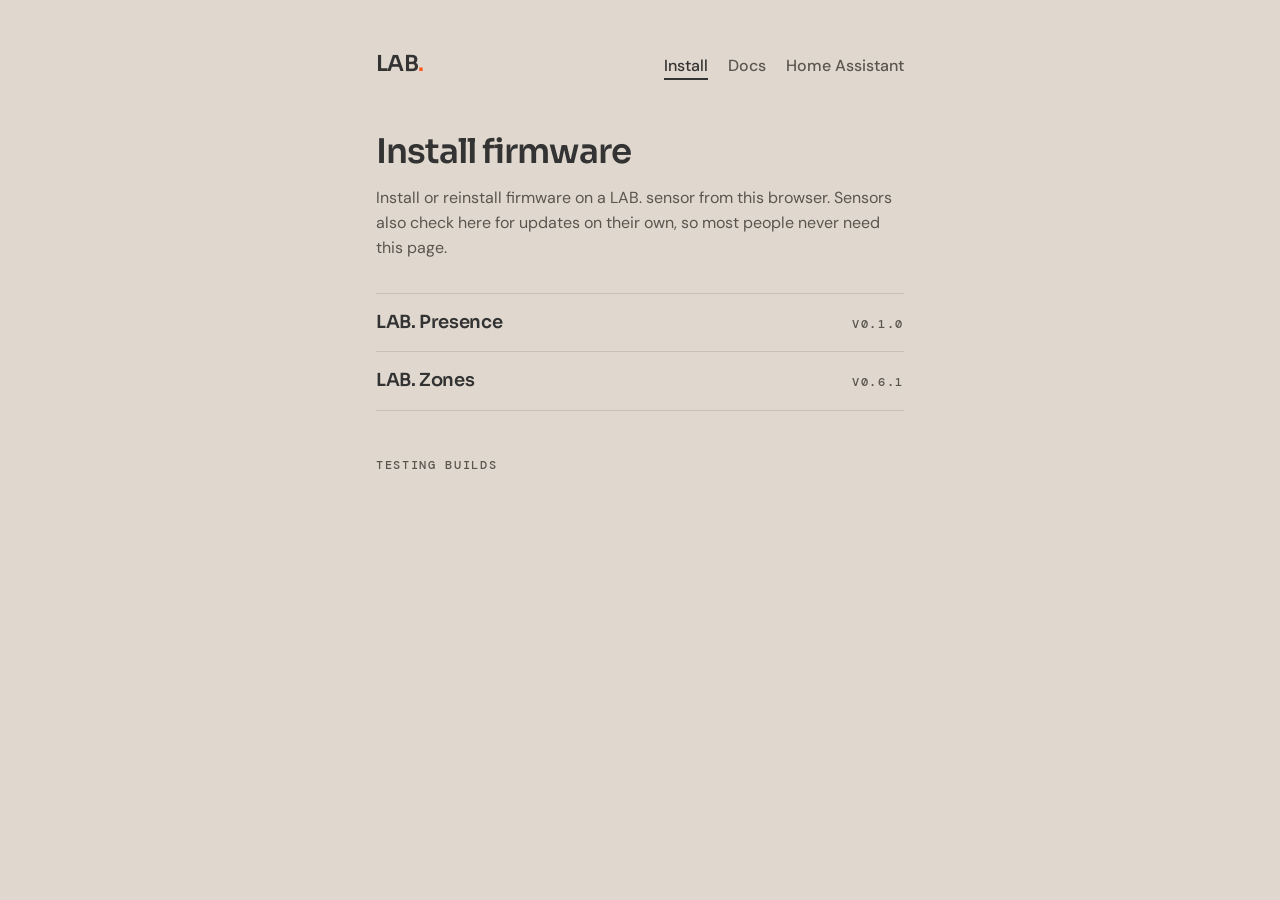
<file: index.html>
<!doctype html>
<html lang="en">
<head>
<meta charset="utf-8">
<meta name="viewport" content="width=device-width, initial-scale=1">
<title>LAB. Firmware</title>
<meta name="description" content="Install, set up and update LAB. sensors.">
<meta name="robots" content="noindex">
<link rel="preconnect" href="https://fonts.googleapis.com">
<link rel="preconnect" href="https://fonts.gstatic.com" crossorigin>
<link href="https://fonts.googleapis.com/css2?family=DM+Mono:wght@500&family=DM+Sans:wght@400;500&family=Sora:wght@600&display=swap" rel="stylesheet">
<link rel="stylesheet" href="style.css">
</head>
<body>
<main>
  <nav class="site-nav" aria-label="Site">
    <a class="wordmark" href="./">LAB<span>.</span></a>
    <ul><li><a href="./" aria-current="page">Install</a></li><li><a href="docs/">Docs</a></li><li><a href="home-assistant/">Home Assistant</a></li></ul>
  </nav>
  <h1>Install firmware</h1>
  <p>Install or reinstall firmware on a LAB. sensor from this browser. Sensors also check here for updates on their own, so most people never need this page.</p>
  <ul class="products">
    <li><a href="presence/"><strong>LAB. Presence</strong><span class="tag" data-manifest="presence/manifest.json"></span></a></li>
    <li><a href="zones/"><strong>LAB. Zones</strong><span class="tag" data-manifest="zones/manifest.json"></span></a></li>
  </ul>
  <footer><p class="tag">Testing builds</p></footer>
</main>
<script>
  for (const el of document.querySelectorAll("[data-manifest]")) {
    fetch(el.dataset.manifest, { cache: "no-store" })
      .then((r) => r.json())
      .then((m) => { el.textContent = "v" + m.version; })
      .catch(() => {});
  }
</script>
</body>
</html>
</file>
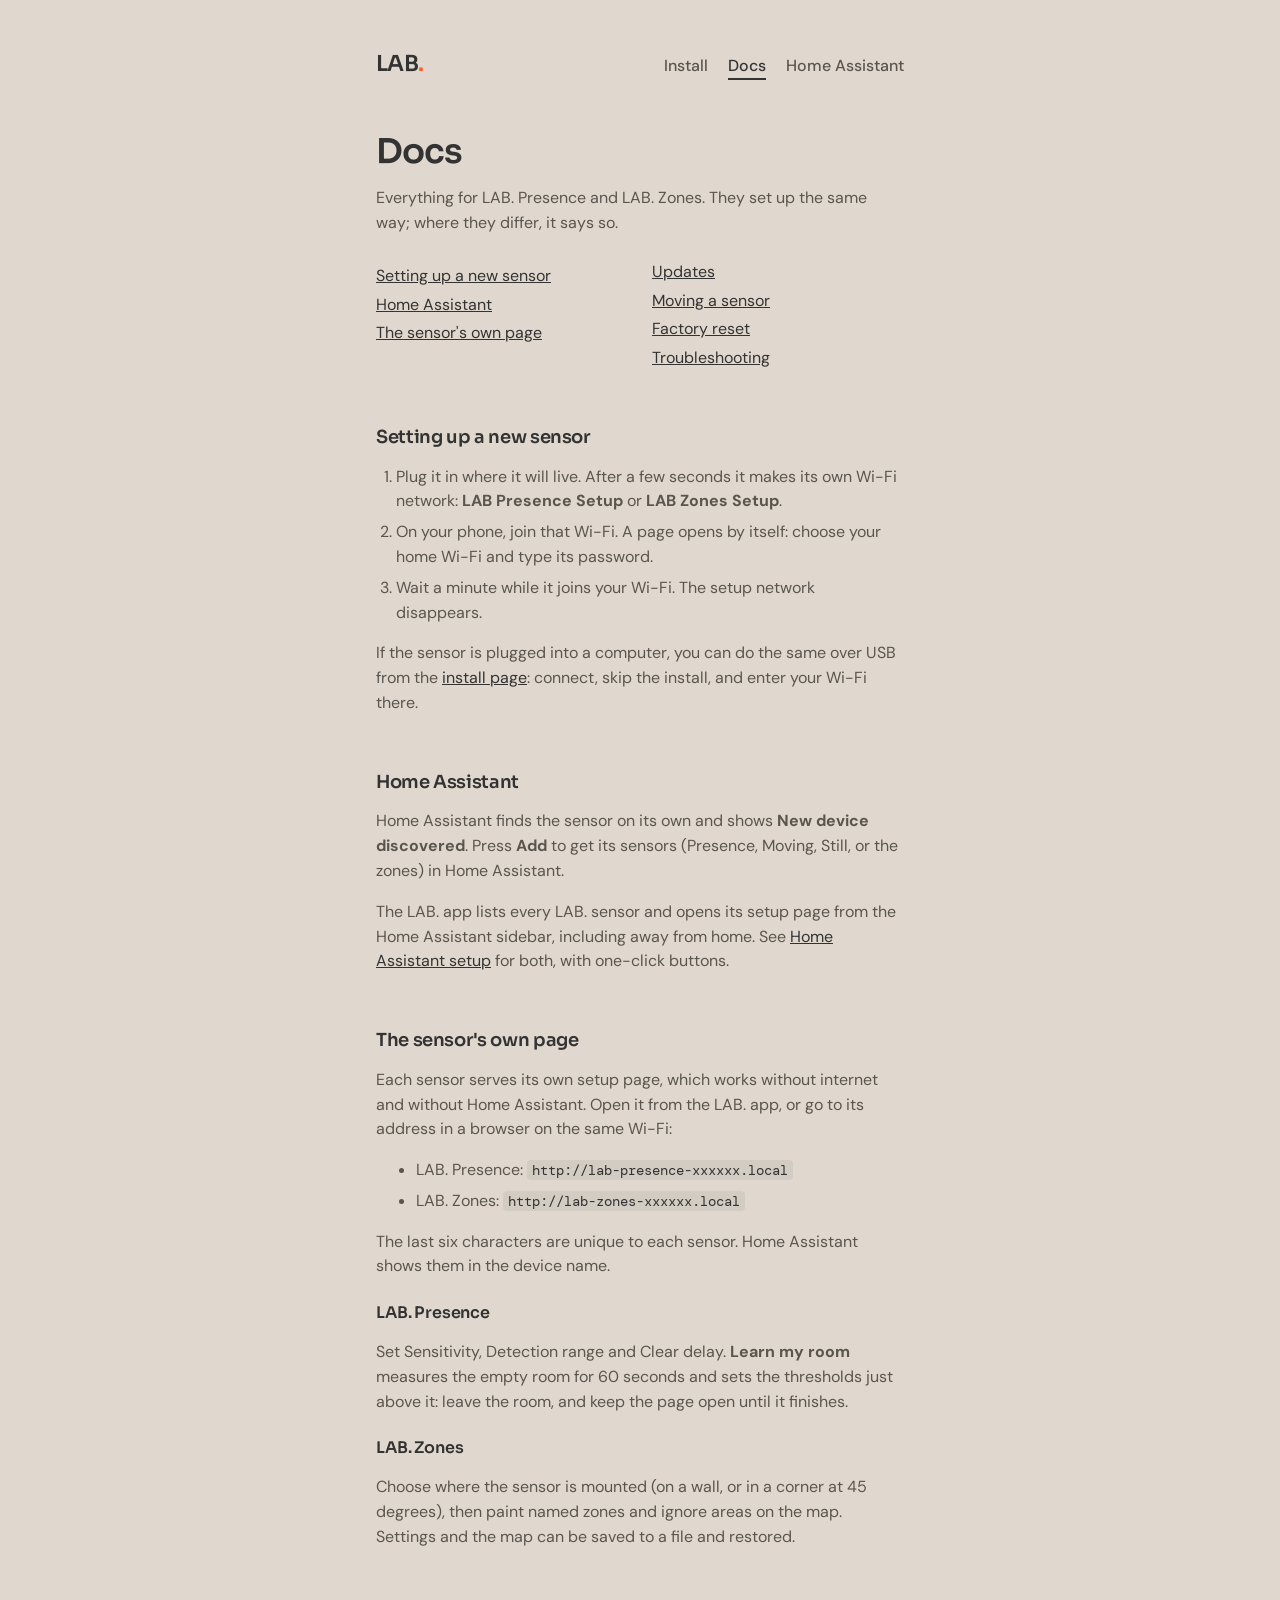
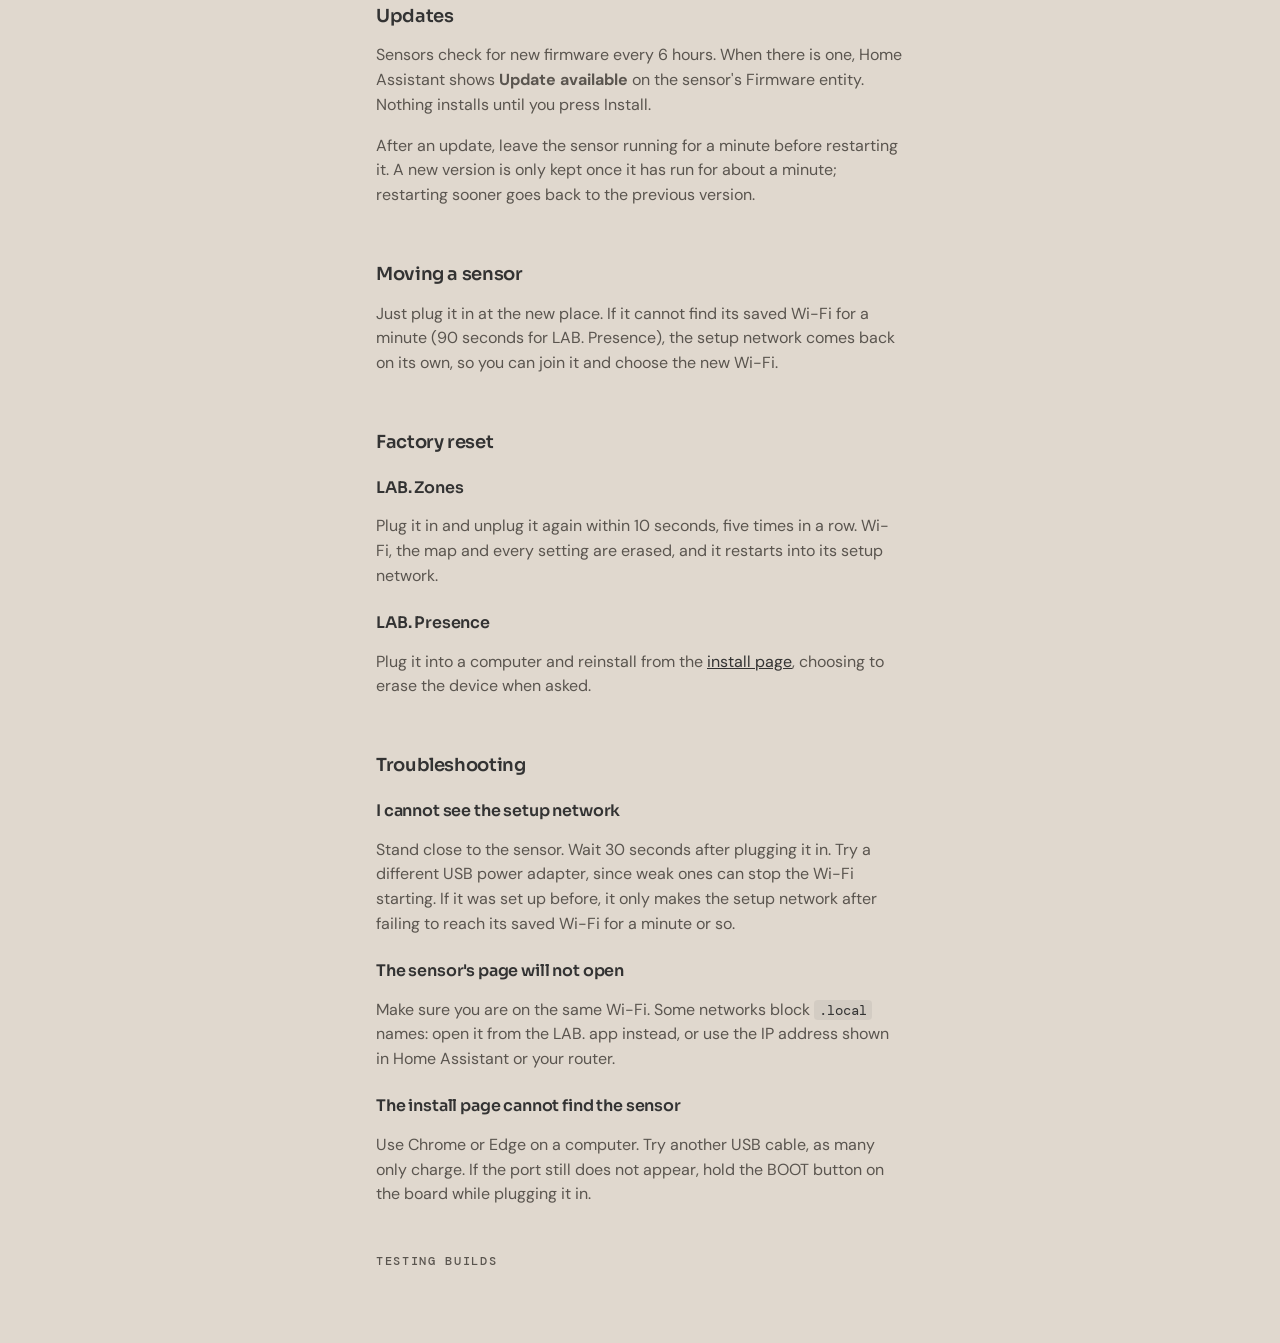
<file: docs/index.html>
<!doctype html>
<html lang="en">
<head>
<meta charset="utf-8">
<meta name="viewport" content="width=device-width, initial-scale=1">
<title>LAB. Docs</title>
<meta name="description" content="Setting up, updating and resetting LAB. sensors.">
<meta name="robots" content="noindex">
<link rel="preconnect" href="https://fonts.googleapis.com">
<link rel="preconnect" href="https://fonts.gstatic.com" crossorigin>
<link href="https://fonts.googleapis.com/css2?family=DM+Mono:wght@500&family=DM+Sans:wght@400;500&family=Sora:wght@600&display=swap" rel="stylesheet">
<link rel="stylesheet" href="../style.css">
</head>
<body>
<main class="docs">
  <nav class="site-nav" aria-label="Site">
    <a class="wordmark" href="../">LAB<span>.</span></a>
    <ul><li><a href="../">Install</a></li><li><a href="./" aria-current="page">Docs</a></li><li><a href="../home-assistant/">Home Assistant</a></li></ul>
  </nav>
  <h1>Docs</h1>
  <p>Everything for LAB. Presence and LAB. Zones. They set up the same way; where they differ, it says so.</p>
  <ul class="toc">
    <li><a href="#setup">Setting up a new sensor</a></li>
    <li><a href="#home-assistant">Home Assistant</a></li>
    <li><a href="#page">The sensor's own page</a></li>
    <li><a href="#updates">Updates</a></li>
    <li><a href="#moving">Moving a sensor</a></li>
    <li><a href="#reset">Factory reset</a></li>
    <li><a href="#trouble">Troubleshooting</a></li>
  </ul>

  <h2 id="setup">Setting up a new sensor</h2>
  <ol>
    <li>Plug it in where it will live. After a few seconds it makes its own Wi-Fi network: <strong>LAB Presence Setup</strong> or <strong>LAB Zones Setup</strong>.</li>
    <li>On your phone, join that Wi-Fi. A page opens by itself: choose your home Wi-Fi and type its password.</li>
    <li>Wait a minute while it joins your Wi-Fi. The setup network disappears.</li>
  </ol>
  <p>If the sensor is plugged into a computer, you can do the same over USB from the <a href="../">install page</a>: connect, skip the install, and enter your Wi-Fi there.</p>

  <h2 id="home-assistant">Home Assistant</h2>
  <p>Home Assistant finds the sensor on its own and shows <strong>New device discovered</strong>. Press <strong>Add</strong> to get its sensors (Presence, Moving, Still, or the zones) in Home Assistant.</p>
  <p>The LAB. app lists every LAB. sensor and opens its setup page from the Home Assistant sidebar, including away from home. See <a href="../home-assistant/">Home Assistant setup</a> for both, with one-click buttons.</p>

  <h2 id="page">The sensor's own page</h2>
  <p>Each sensor serves its own setup page, which works without internet and without Home Assistant. Open it from the LAB. app, or go to its address in a browser on the same Wi-Fi:</p>
  <ul>
    <li>LAB. Presence: <code>http://lab-presence-xxxxxx.local</code></li>
    <li>LAB. Zones: <code>http://lab-zones-xxxxxx.local</code></li>
  </ul>
  <p>The last six characters are unique to each sensor. Home Assistant shows them in the device name.</p>
  <h3>LAB. Presence</h3>
  <p>Set Sensitivity, Detection range and Clear delay. <strong>Learn my room</strong> measures the empty room for 60 seconds and sets the thresholds just above it: leave the room, and keep the page open until it finishes.</p>
  <h3>LAB. Zones</h3>
  <p>Choose where the sensor is mounted (on a wall, or in a corner at 45 degrees), then paint named zones and ignore areas on the map. Settings and the map can be saved to a file and restored.</p>

  <h2 id="updates">Updates</h2>
  <p>Sensors check for new firmware every 6 hours. When there is one, Home Assistant shows <strong>Update available</strong> on the sensor's Firmware entity. Nothing installs until you press Install.</p>
  <p>After an update, leave the sensor running for a minute before restarting it. A new version is only kept once it has run for about a minute; restarting sooner goes back to the previous version.</p>

  <h2 id="moving">Moving a sensor</h2>
  <p>Just plug it in at the new place. If it cannot find its saved Wi-Fi for a minute (90 seconds for LAB. Presence), the setup network comes back on its own, so you can join it and choose the new Wi-Fi.</p>

  <h2 id="reset">Factory reset</h2>
  <h3>LAB. Zones</h3>
  <p>Plug it in and unplug it again within 10 seconds, five times in a row. Wi-Fi, the map and every setting are erased, and it restarts into its setup network.</p>
  <h3>LAB. Presence</h3>
  <p>Plug it into a computer and reinstall from the <a href="../presence/">install page</a>, choosing to erase the device when asked.</p>

  <h2 id="trouble">Troubleshooting</h2>
  <h3>I cannot see the setup network</h3>
  <p>Stand close to the sensor. Wait 30 seconds after plugging it in. Try a different USB power adapter, since weak ones can stop the Wi-Fi starting. If it was set up before, it only makes the setup network after failing to reach its saved Wi-Fi for a minute or so.</p>
  <h3>The sensor's page will not open</h3>
  <p>Make sure you are on the same Wi-Fi. Some networks block <code>.local</code> names: open it from the LAB. app instead, or use the IP address shown in Home Assistant or your router.</p>
  <h3>The install page cannot find the sensor</h3>
  <p>Use Chrome or Edge on a computer. Try another USB cable, as many only charge. If the port still does not appear, hold the BOOT button on the board while plugging it in.</p>

  <footer><p class="tag">Testing builds</p></footer>
</main>
</body>
</html>
</file>
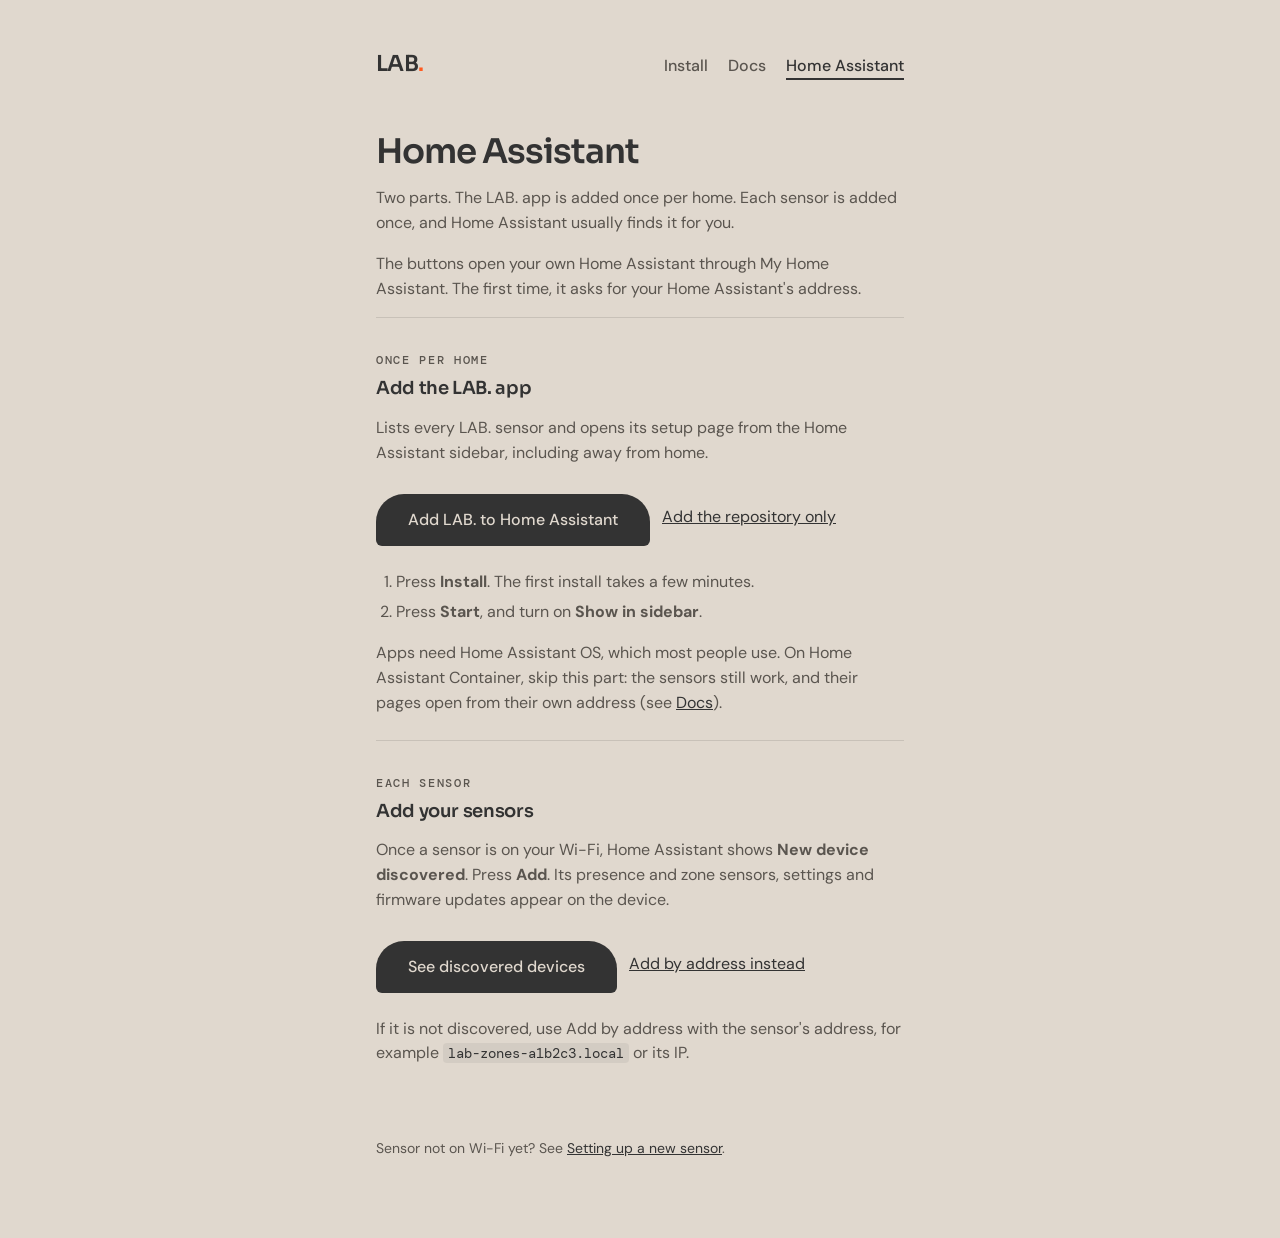
<file: home-assistant/index.html>
<!doctype html>
<html lang="en">
<head>
<meta charset="utf-8">
<meta name="viewport" content="width=device-width, initial-scale=1">
<title>LAB. Home Assistant</title>
<meta name="description" content="Add LAB. sensors and the LAB. app to Home Assistant.">
<meta name="robots" content="noindex">
<link rel="preconnect" href="https://fonts.googleapis.com">
<link rel="preconnect" href="https://fonts.gstatic.com" crossorigin>
<link href="https://fonts.googleapis.com/css2?family=DM+Mono:wght@500&family=DM+Sans:wght@400;500&family=Sora:wght@600&display=swap" rel="stylesheet">
<link rel="stylesheet" href="../style.css">
</head>
<body>
<main>
  <nav class="site-nav" aria-label="Site">
    <a class="wordmark" href="../">LAB<span>.</span></a>
    <ul><li><a href="../">Install</a></li><li><a href="../docs/">Docs</a></li><li><a href="./" aria-current="page">Home Assistant</a></li></ul>
  </nav>
  <h1>Home Assistant</h1>
  <p>Two parts. The LAB. app is added once per home. Each sensor is added once, and Home Assistant usually finds it for you.</p>
  <p>The buttons open your own Home Assistant through My Home Assistant. The first time, it asks for your Home Assistant's address.</p>

  <section class="step">
    <p class="tag">Once per home</p>
    <h2>Add the LAB. app</h2>
    <p>Lists every LAB. sensor and opens its setup page from the Home Assistant sidebar, including away from home.</p>
    <!-- supervisor_app adds the repository if needed, then opens the app. d5b43fc5 = sha1 of the repo URL, lowercased, first 8. -->
    <div class="actions">
      <a class="arch" href="https://my.home-assistant.io/redirect/supervisor_app/?app=d5b43fc5_lab&amp;repository_url=https%3A%2F%2Fgithub.com%2FNightStinks%2Flab-hub" target="_blank" rel="noopener">Add LAB. to Home Assistant</a>
      <a href="https://my.home-assistant.io/redirect/supervisor_add_addon_repository/?repository_url=https%3A%2F%2Fgithub.com%2FNightStinks%2Flab-hub" target="_blank" rel="noopener">Add the repository only</a>
    </div>
    <ol>
      <li>Press <strong>Install</strong>. The first install takes a few minutes.</li>
      <li>Press <strong>Start</strong>, and turn on <strong>Show in sidebar</strong>.</li>
    </ol>
    <p>Apps need Home Assistant OS, which most people use. On Home Assistant Container, skip this part: the sensors still work, and their pages open from their own address (see <a href="../docs/#page">Docs</a>).</p>
  </section>

  <section class="step">
    <p class="tag">Each sensor</p>
    <h2>Add your sensors</h2>
    <p>Once a sensor is on your Wi-Fi, Home Assistant shows <strong>New device discovered</strong>. Press <strong>Add</strong>. Its presence and zone sensors, settings and firmware updates appear on the device.</p>
    <div class="actions">
      <a class="arch" href="https://my.home-assistant.io/redirect/integrations/" target="_blank" rel="noopener">See discovered devices</a>
      <a href="https://my.home-assistant.io/redirect/config_flow_start/?domain=esphome" target="_blank" rel="noopener">Add by address instead</a>
    </div>
    <p>If it is not discovered, use Add by address with the sensor's address, for example <code>lab-zones-a1b2c3.local</code> or its IP.</p>
  </section>

  <footer><p>Sensor not on Wi-Fi yet? See <a href="../docs/#setup">Setting up a new sensor</a>.</p></footer>
</main>
</body>
</html>
</file>
<file: style.css>
/* LAB. firmware site. Colours and type from brand/LAB Brand Guidelines.md. */
:root {
  --stone: #E0D8CE;
  --charcoal: #333333;
  --raised: #3E3D3B;
  --vermilion: #FF5A1F;
  --muted-ink: #5A554F;
  --muted-stone: #B9B1A6;
  --line: rgba(51, 51, 51, 0.14);

  /* ESP Web Tools install dialog */
  --mdc-theme-primary: #333333;
  --improv-primary-color: #333333;
  --improv-text-color: #E0D8CE;
}

* { box-sizing: border-box; }

body {
  margin: 0;
  background: var(--stone);
  color: var(--charcoal);
  font: 16px/1.55 "DM Sans", system-ui, sans-serif;
}

main { max-width: 560px; margin: 0 auto; padding: 48px 16px 64px; }

/* Top bar: wordmark left, sections right. Wraps under the wordmark on narrow phones. */
.site-nav {
  display: flex;
  flex-wrap: wrap;
  align-items: baseline;
  justify-content: space-between;
  gap: 12px 24px;
  margin-bottom: 48px;
}
.site-nav ul { display: flex; gap: 20px; list-style: none; margin: 0; padding: 0; }
.site-nav ul a { color: var(--muted-ink); text-decoration: none; font-weight: 500; padding: 4px 0; }
.site-nav ul a:hover { color: var(--charcoal); }
.site-nav ul a[aria-current="page"] { color: var(--charcoal); box-shadow: inset 0 -2px 0 var(--charcoal); }

.wordmark {
  display: inline-block;
  font: 600 22px/1 "Sora", system-ui, sans-serif;
  letter-spacing: -0.03em;
  color: var(--charcoal);
  text-decoration: none;
}
.wordmark span { color: var(--vermilion); }

h1 { font: 600 34px/1.1 "Sora", system-ui, sans-serif; letter-spacing: -0.03em; margin: 0 0 12px; }
h2 { font: 600 18px/1.2 "Sora", system-ui, sans-serif; letter-spacing: -0.02em; margin: 40px 0 8px; }
p, li { color: var(--muted-ink); }
ol { padding-left: 20px; }
li { margin: 6px 0; }
a { color: var(--charcoal); }

.tag {
  font: 500 12px/1 "DM Mono", ui-monospace, monospace;
  text-transform: uppercase;
  letter-spacing: 0.14em;
  color: var(--muted-ink);
}

/* Arch button: round top, small radius at the bottom. */
.arch {
  appearance: none;
  border: 0;
  cursor: pointer;
  background: var(--charcoal);
  color: var(--stone);
  font: 500 16px/1 "DM Sans", system-ui, sans-serif;
  padding: 18px 32px;
  border-radius: 28px 28px 6px 6px;
  margin: 24px 0 8px;
}
.arch:hover { background: var(--raised); }
a.arch { display: inline-block; text-decoration: none; }
.arch.secondary { background: transparent; color: var(--charcoal); box-shadow: inset 0 0 0 1.5px var(--charcoal); }
.arch.secondary:hover { background: rgba(51, 51, 51, 0.06); }
.actions { display: flex; flex-wrap: wrap; gap: 0 12px; align-items: center; }

/* Numbered setup steps with an action under each. */
.step { border-top: 1px solid var(--line); padding: 24px 0 8px; }
.step h2 { margin-top: 8px; }
.step .arch { margin-top: 12px; }

/* Docs: in-page contents, then sections. */
.toc { list-style: none; padding: 0; margin: 24px 0 0; columns: 2; column-gap: 24px; }
.toc li { margin: 4px 0; break-inside: avoid; }
.docs h2 { margin-top: 48px; padding-top: 8px; scroll-margin-top: 16px; }
.docs h3 { font: 600 16px/1.3 "Sora", system-ui, sans-serif; letter-spacing: -0.01em; margin: 24px 0 4px; }
code { font: 14px "DM Mono", ui-monospace, monospace; background: rgba(51, 51, 51, 0.07); padding: 1px 5px; border-radius: 4px; color: var(--charcoal); }
@media (max-width: 420px) { .toc { columns: 1; } }
.arch:focus-visible { outline: 2px solid var(--vermilion); outline-offset: 3px; }

.callout {
  border: 1px solid var(--line);
  border-radius: 12px;
  padding: 14px 16px;
  margin: 24px 0 8px;
  color: var(--muted-ink);
}

.products { list-style: none; padding: 0; margin: 32px 0 0; }
.products li { margin: 0; border-top: 1px solid var(--line); }
.products li:last-child { border-bottom: 1px solid var(--line); }
.products a { display: flex; justify-content: space-between; align-items: baseline; gap: 16px; padding: 18px 0; text-decoration: none; }
.products strong { font: 600 18px/1.2 "Sora", system-ui, sans-serif; letter-spacing: -0.02em; color: var(--charcoal); }

footer { margin-top: 48px; font-size: 14px; }
</file>
